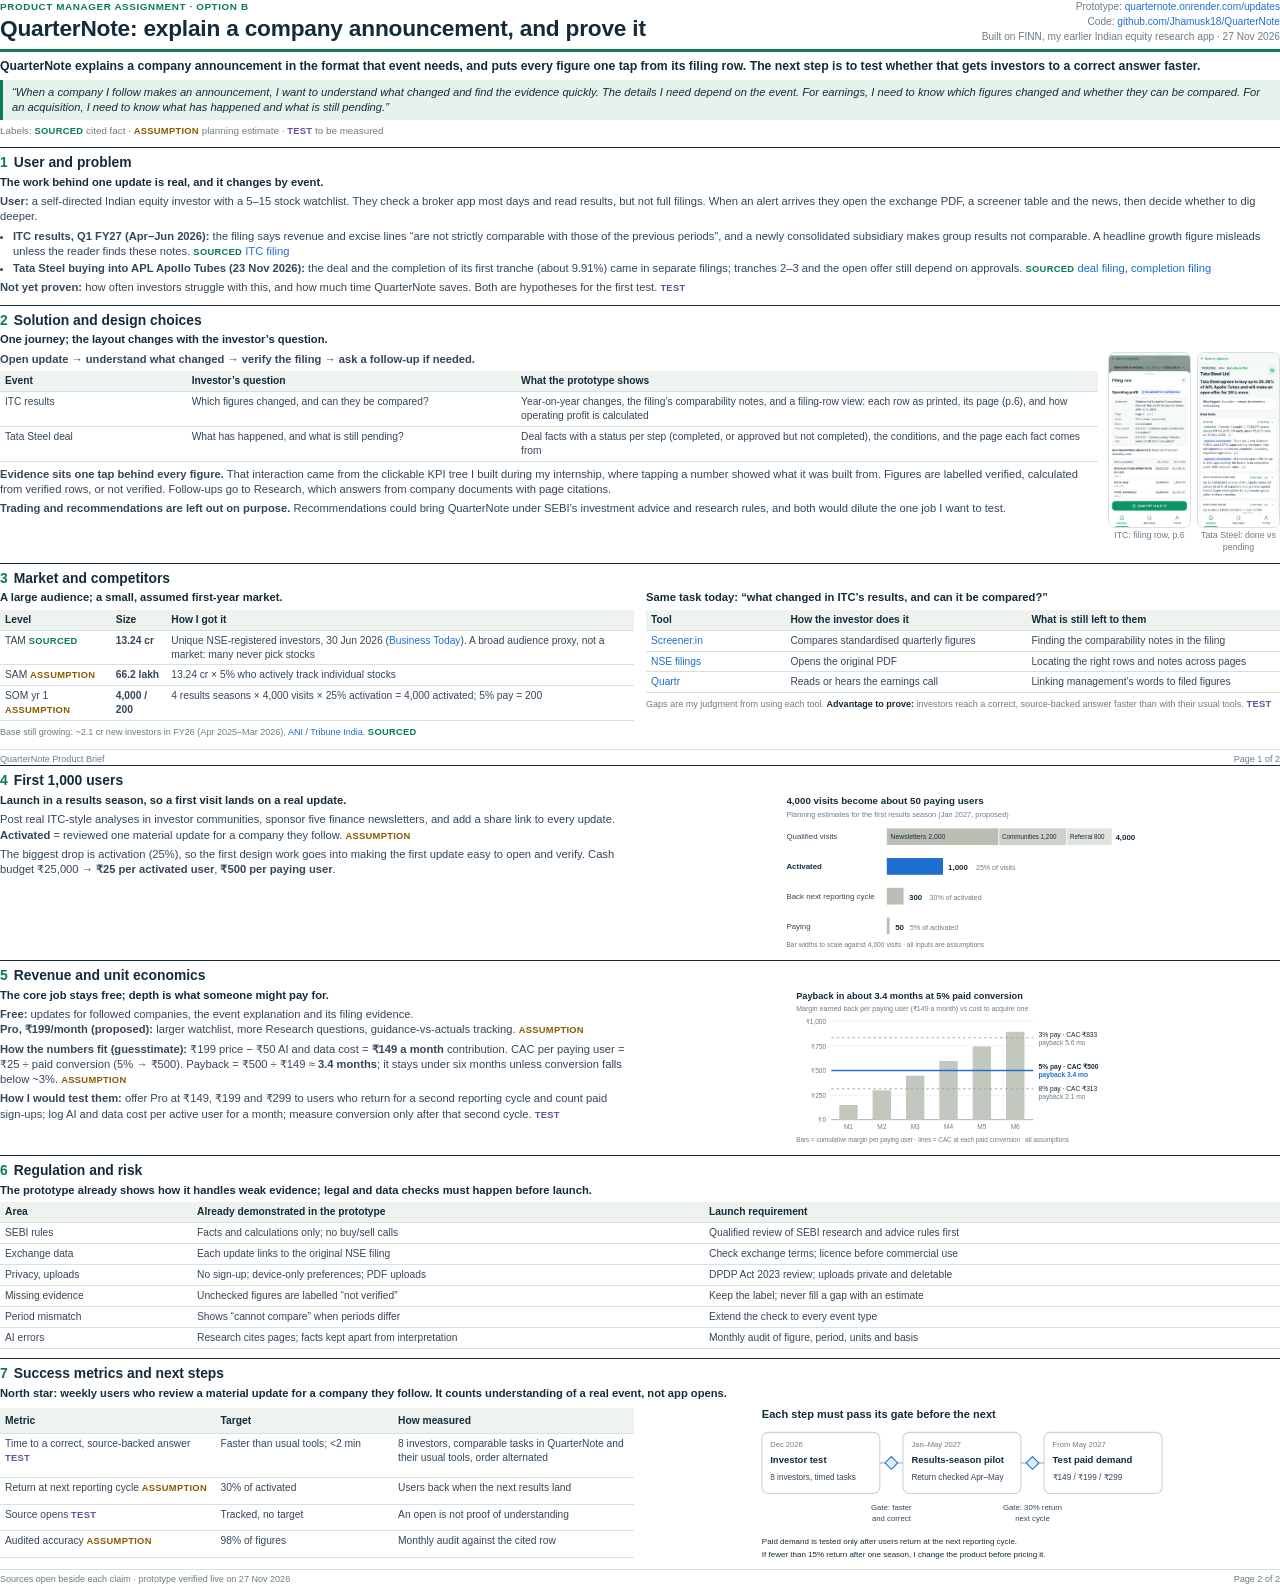
<file: submission/brief.html>
<!doctype html>
<html lang="en"><head><meta charset="utf-8"><title>QuarterNote Product Brief</title>
<style>
@page { size: A4; margin: 11mm 12mm 10mm; }
:root { --navy:#142B3A; --ink:#33475A; --muted:#6B7C88; --green:#0B7A55; --mint:#E6F3EC; --line:#D5E1DB; --blue:#1F6FD1; --amber:#8A5A00; --violet:#6B4FA0; --grey:#C3C8BE; }
* { box-sizing: border-box; }
body { margin:0; font-family: Inter, Arial, sans-serif; font-size: 8.4pt; line-height: 1.36; color: var(--ink); }
.page { page-break-after: always; }
.page:last-child { page-break-after: auto; }
h1 { font-size: 17pt; margin: 0; color: var(--navy); letter-spacing: -0.2px; }
h2 { font-size: 10.4pt; margin: 9px 0 3px; color: var(--navy); display:flex; gap:6px; align-items:baseline; border-top: 1.5px solid var(--navy); padding-top: 5px; }
h2 .n { color: var(--green); }
.action { font-weight: 700; color: var(--navy); margin: 0 0 4px; }
p { margin: 0 0 4px; }
a { color: var(--blue); text-decoration: none; }
.top { display:flex; justify-content: space-between; align-items: flex-end; border-bottom: 3px solid var(--green); padding-bottom: 5px; }
.meta { font-size: 7.6pt; color: var(--muted); text-align: right; line-height: 1.45; }
.lead { font-size: 9.2pt; font-weight: 600; color: var(--navy); margin: 6px 0 5px; }
.quote { background: var(--mint); border-left: 3px solid var(--green); padding: 5px 9px; font-style: italic; color: var(--navy); margin-bottom: 4px; }
.key { font-size: 7.4pt; color: var(--muted); }
.t { font-weight: 700; font-size: 7pt; letter-spacing: .3px; white-space: nowrap; }
.S { color: var(--green); } .A { color: var(--amber); } .T { color: var(--violet); }
table { width: 100%; border-collapse: collapse; margin: 3px 0 5px; font-size: 7.7pt; }
th { text-align: left; font-weight: 700; color: var(--navy); background: #EEF3F0; padding: 3px 5px; border-bottom: 1px solid var(--line); }
td { padding: 3px 5px; border-bottom: 1px solid var(--line); vertical-align: top; }
ul { margin: 2px 0 4px; padding-left: 13px; } li { margin-bottom: 2px; }
.two { display: grid; grid-template-columns: 1fr 1fr; gap: 12px; }
.solgrid { display: grid; grid-template-columns: 1fr 172px; gap: 10px; align-items: start; }
.shots { display:flex; gap:6px; }
.shot { display:flex; flex-direction:column; align-items:center; gap:2px; }
.shot img { width: 83px; height: 176px; object-fit: cover; object-position: top; border: 1px solid var(--line); border-radius: 7px; }
.shot span { font-size: 6.6pt; color: var(--muted); text-align: center; }
.two svg { max-height: 158px; }
.cap { font-size: 6.8pt; color: var(--muted); margin-top: 1px; }
svg text { font-family: Inter, Arial, sans-serif; }
.box { border: 1px solid var(--line); border-radius: 6px; padding: 6px 8px; }
.foot { margin-top: 6px; font-size: 6.8pt; color: var(--muted); border-top: 1px solid var(--line); padding-top: 3px; display:flex; justify-content:space-between; }
</style></head><body>

<!-- PAGE 1 -->
<div class="page">
<div class="top">
  <div><div class="key" style="font-weight:700;color:var(--green);letter-spacing:.6px">PRODUCT MANAGER ASSIGNMENT · OPTION B</div><h1>QuarterNote: explain a company announcement, and prove it</h1></div>
  <div class="meta">Prototype: <a href="https://quarternote.onrender.com/updates">quarternote.onrender.com/updates</a><br>Code: <a href="https://github.com/Jhamusk18/QuarterNote">github.com/Jhamusk18/QuarterNote</a><br>Built on FINN, my earlier Indian equity research app · 27 Nov 2026</div>
</div>
<p class="lead">QuarterNote explains a company announcement in the format that event needs, and puts every figure one tap from its filing row. The next step is to test whether that gets investors to a correct answer faster.</p>
<div class="quote">“When a company I follow makes an announcement, I want to understand what changed and find the evidence quickly. The details I need depend on the event. For earnings, I need to know which figures changed and whether they can be compared. For an acquisition, I need to know what has happened and what is still pending.”</div>
<p class="key">Labels: <span class="t S">SOURCED</span> cited fact · <span class="t A">ASSUMPTION</span> planning estimate · <span class="t T">TEST</span> to be measured</p>

<h2><span class="n">1</span> User and problem</h2>
<p class="action">The work behind one update is real, and it changes by event.</p>
<p><b>User:</b> a self-directed Indian equity investor with a 5–15 stock watchlist. They check a broker app most days and read results, but not full filings. When an alert arrives they open the exchange PDF, a screener table and the news, then decide whether to dig deeper.</p>
<ul>
<li><b>ITC results, Q1 FY27 (Apr–Jun 2026):</b> the filing says revenue and excise lines “are not strictly comparable with those of the previous periods”, and a newly consolidated subsidiary makes group results not comparable. A headline growth figure misleads unless the reader finds these notes. <span class="t S">SOURCED</span> <a href="https://nsearchives.nseindia.in/corporate/ITC_31072026162945_Results.pdf">ITC filing</a></li>
<li><b>Tata Steel buying into APL Apollo Tubes (23 Nov 2026):</b> the deal and the completion of its first tranche (about 9.91%) came in separate filings; tranches 2–3 and the open offer still depend on approvals. <span class="t S">SOURCED</span> <a href="https://nsearchives.nseindia.in/corporate/NIDHIFADNAVIS_23112026073427_BSENSE.pdf">deal filing</a>, <a href="https://nsearchives.nseindia.in/corporate/NIDHIFADNAVIS_23112026201346_BSENSE_Reg30.pdf">completion filing</a></li>
</ul>
<p><b>Not yet proven:</b> how often investors struggle with this, and how much time QuarterNote saves. Both are hypotheses for the first test. <span class="t T">TEST</span></p>

<h2><span class="n">2</span> Solution and design choices</h2>
<p class="action">One journey; the layout changes with the investor’s question.</p>
<div class="solgrid">
<div>
<p><b>Open update → understand what changed → verify the filing → ask a follow-up if needed.</b></p>
<table>
<tr><th style="width:17%">Event</th><th style="width:30%">Investor’s question</th><th>What the prototype shows</th></tr>
<tr><td>ITC results</td><td>Which figures changed, and can they be compared?</td><td>Year-on-year changes, the filing’s comparability notes, and a filing-row view: each row as printed, its page (p.6), and how operating profit is calculated</td></tr>
<tr><td>Tata Steel deal</td><td>What has happened, and what is still pending?</td><td>Deal facts with a status per step (completed, or approved but not completed), the conditions, and the page each fact comes from</td></tr>
</table>
<p><b>Evidence sits one tap behind every figure.</b> That interaction came from the clickable KPI tree I built during my internship, where tapping a number showed what it was built from. Figures are labelled verified, calculated from verified rows, or not verified. Follow-ups go to Research, which answers from company documents with page citations.</p>
<p><b>Trading and recommendations are left out on purpose.</b> Recommendations could bring QuarterNote under SEBI’s investment advice and research rules, and both would dilute the one job I want to test.</p>
</div>
<div class="shots">
<div class="shot"><img src="../docs/deck/assets/real-itc-row.png" alt="ITC filing row"><span>ITC: filing row, p.6</span></div>
<div class="shot"><img src="../docs/deck/assets/real-ts-1.png" alt="Tata Steel deal facts"><span>Tata Steel: done vs pending</span></div>
</div>
</div>

<h2><span class="n">3</span> Market and competitors</h2>
<div class="two">
<div>
<p class="action">A large audience; a small, assumed first-year market.</p>
<table>
<tr><th>Level</th><th>Size</th><th>How I got it</th></tr>
<tr><td>TAM <span class="t S">SOURCED</span></td><td><b>13.24 cr</b></td><td>Unique NSE-registered investors, 30 Jun 2026 (<a href="https://www.businesstoday.in/markets/ipo-corner/story/nse-ipo-26-crore-investor-accounts-and-3000-listed-companies-10-numbers-to-know-555977-2026-09-17">Business Today</a>). A broad audience proxy, not a market: many never pick stocks</td></tr>
<tr><td>SAM <span class="t A">ASSUMPTION</span></td><td><b>66.2 lakh</b></td><td>13.24 cr × 5% who actively track individual stocks</td></tr>
<tr><td>SOM yr 1 <span class="t A">ASSUMPTION</span></td><td><b>4,000 / 200</b></td><td>4 results seasons × 4,000 visits × 25% activation = 4,000 activated; 5% pay = 200</td></tr>
</table>
<p class="cap">Base still growing: ~2.1 cr new investors in FY26 (Apr 2025–Mar 2026), <a href="https://www.tribuneindia.com/news/business/despite-moderation-in-recent-months-stock-markets-added-2-1-cr-new-investors-in-fy26-nse-report">ANI / Tribune India</a>. <span class="t S">SOURCED</span></p>
</div>
<div>
<p class="action">Same task today: “what changed in ITC’s results, and can it be compared?”</p>
<table>
<tr><th style="width:22%">Tool</th><th style="width:38%">How the investor does it</th><th>What is still left to them</th></tr>
<tr><td><a href="https://www.screener.in/company/ITC/consolidated/">Screener.in</a></td><td>Compares standardised quarterly figures</td><td>Finding the comparability notes in the filing</td></tr>
<tr><td><a href="https://www.nseindia.com/companies-listing/corporate-filings-announcements">NSE filings</a></td><td>Opens the original PDF</td><td>Locating the right rows and notes across pages</td></tr>
<tr><td><a href="https://quartr.com">Quartr</a></td><td>Reads or hears the earnings call</td><td>Linking management’s words to filed figures</td></tr>
</table>
<p class="cap">Gaps are my judgment from using each tool. <b style="color:var(--navy)">Advantage to prove:</b> investors reach a correct, source-backed answer faster than with their usual tools. <span class="t T">TEST</span></p>
</div>
</div>
<div class="foot"><span>QuarterNote Product Brief</span><span>Page 1 of 2</span></div>
</div>

<!-- PAGE 2 -->
<div class="page">
<h2 style="margin-top:0"><span class="n">4</span> First 1,000 users</h2>
<div class="two">
<div>
<p class="action">Launch in a results season, so a first visit lands on a real update.</p>
<p>Post real ITC-style analyses in investor communities, sponsor five finance newsletters, and add a share link to every update. <b>Activated</b> = reviewed one material update for a company they follow. <span class="t A">ASSUMPTION</span></p>
<p>The biggest drop is activation (25%), so the first design work goes into making the first update easy to open and verify. Cash budget ₹25,000 → <b>₹25 per activated user</b>, <b>₹500 per paying user</b>.</p>
</div>
<svg viewBox="0 0 380 170" width="100%" role="img" aria-label="4,000 visits become about 50 paying users">
  <text x="0" y="12" font-size="10.5" font-weight="700" fill="#142B3A">4,000 visits become about 50 paying users</text>
  <text x="0" y="26" font-size="8" fill="#6B7C88">Planning estimates for the first results season (Jan 2027, proposed)</text>
  <text x="0" y="50" font-size="8.5" fill="#33475A">Qualified visits</text>
  <rect x="108" y="38" width="120" height="18" fill="#B9BFB3"/><text x="112" y="50" font-size="7.4" fill="#142B3A">Newsletters 2,000</text>
  <rect x="229" y="38" width="72" height="18" fill="#CDD2C8"/><text x="232" y="50" font-size="6.8" fill="#142B3A">Communities 1,200</text>
  <rect x="302" y="38" width="48" height="18" fill="#E0E3DC"/><text x="305" y="50" font-size="6.8" fill="#142B3A">Referral 800</text>
  <text x="354" y="51" font-size="8.5" font-weight="700" fill="#142B3A">4,000</text>
  <text x="0" y="82" font-size="8.5" font-weight="700" fill="#142B3A">Activated</text>
  <rect x="108" y="70" width="60.5" height="18" fill="#1F6FD1"/><text x="174" y="83" font-size="8.5" font-weight="700" fill="#142B3A">1,000</text><text x="204" y="83" font-size="7.6" fill="#6B7C88">25% of visits</text>
  <text x="0" y="114" font-size="8.5" fill="#33475A">Back next reporting cycle</text>
  <rect x="108" y="102" width="18" height="18" fill="#B9BFB3"/><text x="132" y="115" font-size="8.5" font-weight="700" fill="#142B3A">300</text><text x="154" y="115" font-size="7.6" fill="#6B7C88">30% of activated</text>
  <text x="0" y="146" font-size="8.5" fill="#33475A">Paying</text>
  <rect x="108" y="134" width="3" height="18" fill="#B9BFB3"/><text x="117" y="147" font-size="8.5" font-weight="700" fill="#142B3A">50</text><text x="133" y="147" font-size="7.6" fill="#6B7C88">5% of activated</text>
  <text x="0" y="166" font-size="7.2" fill="#6B7C88">Bar widths to scale against 4,000 visits · all inputs are assumptions</text>
</svg>
</div>

<h2><span class="n">5</span> Revenue and unit economics</h2>
<div class="two">
<div>
<p class="action">The core job stays free; depth is what someone might pay for.</p>
<p><b>Free:</b> updates for followed companies, the event explanation and its filing evidence.<br><b>Pro, ₹199/month (proposed):</b> larger watchlist, more Research questions, guidance-vs-actuals tracking. <span class="t A">ASSUMPTION</span></p>
<p><b>How the numbers fit (guesstimate):</b> ₹199 price − ₹50 AI and data cost = <b>₹149 a month</b> contribution. CAC per paying user = ₹25 ÷ paid conversion (5% → ₹500). Payback = ₹500 ÷ ₹149 ≈ <b>3.4 months</b>; it stays under six months unless conversion falls below ~3%. <span class="t A">ASSUMPTION</span></p>
<p><b>How I would test them:</b> offer Pro at ₹149, ₹199 and ₹299 to users who return for a second reporting cycle and count paid sign-ups; log AI and data cost per active user for a month; measure conversion only after that second cycle. <span class="t T">TEST</span></p>
</div>
<svg viewBox="0 0 380 180" width="100%" role="img" aria-label="Payback in about 3.4 months at a 5% paid conversion">
  <text x="0" y="12" font-size="10.5" font-weight="700" fill="#142B3A">Payback in about 3.4 months at 5% paid conversion</text>
  <text x="0" y="26" font-size="8" fill="#6B7C88">Margin earned back per paying user (₹149 a month) vs cost to acquire one</text>
  <g font-size="7.4" fill="#6B7C88">
    <line x1="40" x2="270" y1="150" y2="150" stroke="#9AA6AE"/><text x="34" y="153" text-anchor="end">₹0</text>
    <line x1="40" x2="270" y1="122" y2="122" stroke="#EDF1EF"/><text x="34" y="125" text-anchor="end">₹250</text>
    <line x1="40" x2="270" y1="94" y2="94" stroke="#EDF1EF"/><text x="34" y="97" text-anchor="end">₹500</text>
    <line x1="40" x2="270" y1="66" y2="66" stroke="#EDF1EF"/><text x="34" y="69" text-anchor="end">₹750</text>
    <line x1="40" x2="270" y1="38" y2="38" stroke="#EDF1EF"/><text x="34" y="41" text-anchor="end">₹1,000</text>
  </g>
  <g fill="#C3C8BE">
    <rect x="49" y="133.3" width="21" height="16.7"/><rect x="87" y="116.6" width="21" height="33.4"/><rect x="125" y="99.9" width="21" height="50.1"/>
    <rect x="163" y="83.2" width="21" height="66.8"/><rect x="201" y="66.6" width="21" height="83.4"/><rect x="239" y="49.9" width="21" height="100.1"/>
  </g>
  <g font-size="7.4" fill="#6B7C88" text-anchor="middle"><text x="59.5" y="161">M1</text><text x="97.5" y="161">M2</text><text x="135.5" y="161">M3</text><text x="173.5" y="161">M4</text><text x="211.5" y="161">M5</text><text x="249.5" y="161">M6</text></g>
  <line x1="40" x2="270" y1="56.7" y2="56.7" stroke="#9AA6AE" stroke-dasharray="3 3"/>
  <line x1="40" x2="270" y1="94" y2="94" stroke="#1F6FD1" stroke-width="1.6"/>
  <line x1="40" x2="270" y1="114.9" y2="114.9" stroke="#9AA6AE" stroke-dasharray="3 3"/>
  <g font-size="7.6" fill="#142B3A">
    <text x="276" y="56">3% pay · CAC ₹833</text><text x="276" y="65" fill="#6B7C88">payback 5.6 mo</text>
    <text x="276" y="92" font-weight="700">5% pay · CAC ₹500</text><text x="276" y="101" font-weight="700" fill="#1F6FD1">payback 3.4 mo</text>
    <text x="276" y="117">8% pay · CAC ₹313</text><text x="276" y="126" fill="#6B7C88">payback 2.1 mo</text>
  </g>
  <text x="0" y="176" font-size="7.2" fill="#6B7C88">Bars = cumulative margin per paying user · lines = CAC at each paid conversion · all assumptions</text>
</svg>
</div>

<h2><span class="n">6</span> Regulation and risk</h2>
<p class="action">The prototype already shows how it handles weak evidence; legal and data checks must happen before launch.</p>
<table>
<tr><th style="width:15%">Area</th><th style="width:40%">Already demonstrated in the prototype</th><th>Launch requirement</th></tr>
<tr><td>SEBI rules</td><td>Facts and calculations only; no buy/sell calls</td><td>Qualified review of SEBI research and advice rules first</td></tr>
<tr><td>Exchange data</td><td>Each update links to the original NSE filing</td><td>Check exchange terms; licence before commercial use</td></tr>
<tr><td>Privacy, uploads</td><td>No sign-up; device-only preferences; PDF uploads</td><td>DPDP Act 2023 review; uploads private and deletable</td></tr>
<tr><td>Missing evidence</td><td>Unchecked figures are labelled “not verified”</td><td>Keep the label; never fill a gap with an estimate</td></tr>
<tr><td>Period mismatch</td><td>Shows “cannot compare” when periods differ</td><td>Extend the check to every event type</td></tr>
<tr><td>AI errors</td><td>Research cites pages; facts kept apart from interpretation</td><td>Monthly audit of figure, period, units and basis</td></tr>
</table>

<h2><span class="n">7</span> Success metrics and next steps</h2>
<p class="action">North star: weekly users who review a material update for a company they follow. It counts understanding of a real event, not app opens.</p>
<div class="two">
<table>
<tr><th style="width:34%">Metric</th><th style="width:28%">Target</th><th>How measured</th></tr>
<tr><td>Time to a correct, source-backed answer <span class="t T">TEST</span></td><td>Faster than usual tools; &lt;2 min</td><td>8 investors, comparable tasks in QuarterNote and their usual tools, order alternated</td></tr>
<tr><td>Return at next reporting cycle <span class="t A">ASSUMPTION</span></td><td>30% of activated</td><td>Users back when the next results land</td></tr>
<tr><td>Source opens <span class="t T">TEST</span></td><td>Tracked, no target</td><td>An open is not proof of understanding</td></tr>
<tr><td>Audited accuracy <span class="t A">ASSUMPTION</span></td><td>98% of figures</td><td>Monthly audit against the cited row</td></tr>
</table>
<svg viewBox="-2 0 386 150" width="100%" role="img" aria-label="Each step must pass its gate before the next">
  <text x="0" y="12" font-size="10.5" font-weight="700" fill="#142B3A">Each step must pass its gate before the next</text>
  <g fill="none" stroke="#C9D3CF"><rect x="0" y="26" width="112" height="58" rx="6"/><rect x="134" y="26" width="112" height="58" rx="6"/><rect x="268" y="26" width="112" height="58" rx="6"/></g>
  <g font-size="7.2" fill="#6B7C88"><text x="8" y="40">Dec 2026</text><text x="142" y="40">Jan–May 2027</text><text x="276" y="40">From May 2027</text></g>
  <g font-size="9" font-weight="700" fill="#142B3A"><text x="8" y="55">Investor test</text><text x="142" y="55">Results-season pilot</text><text x="276" y="55">Test paid demand</text></g>
  <g font-size="7.8" fill="#33475A"><text x="8" y="71">8 investors, timed tasks</text><text x="142" y="71">Return checked Apr–May</text><text x="276" y="71">₹149 / ₹199 / ₹299</text></g>
  <g stroke="#9AA6AE"><line x1="112" x2="117" y1="55" y2="55"/><line x1="129" x2="134" y1="55" y2="55"/><line x1="246" x2="251" y1="55" y2="55"/><line x1="263" x2="268" y1="55" y2="55"/></g>
  <polygon points="117,55 123,49 129,55 123,61" fill="#E1ECFA" stroke="#1F6FD1"/><polygon points="251,55 257,49 263,55 257,61" fill="#E1ECFA" stroke="#1F6FD1"/>
  <g font-size="7.4" fill="#33475A" text-anchor="middle"><text x="123" y="100">Gate: faster</text><text x="123" y="110">and correct</text><text x="257" y="100">Gate: 30% return</text><text x="257" y="110">next cycle</text></g>
  <text x="0" y="132" font-size="7.6" fill="#142B3A">Paid demand is tested only after users return at the next reporting cycle.</text>
  <text x="0" y="144" font-size="7.6" fill="#142B3A">If fewer than 15% return after one season, I change the product before pricing it.</text>
</svg>
</div>
<div class="foot"><span>Sources open beside each claim · prototype verified live on 27 Nov 2026</span><span>Page 2 of 2</span></div>
</div>
</body></html>
</file>
